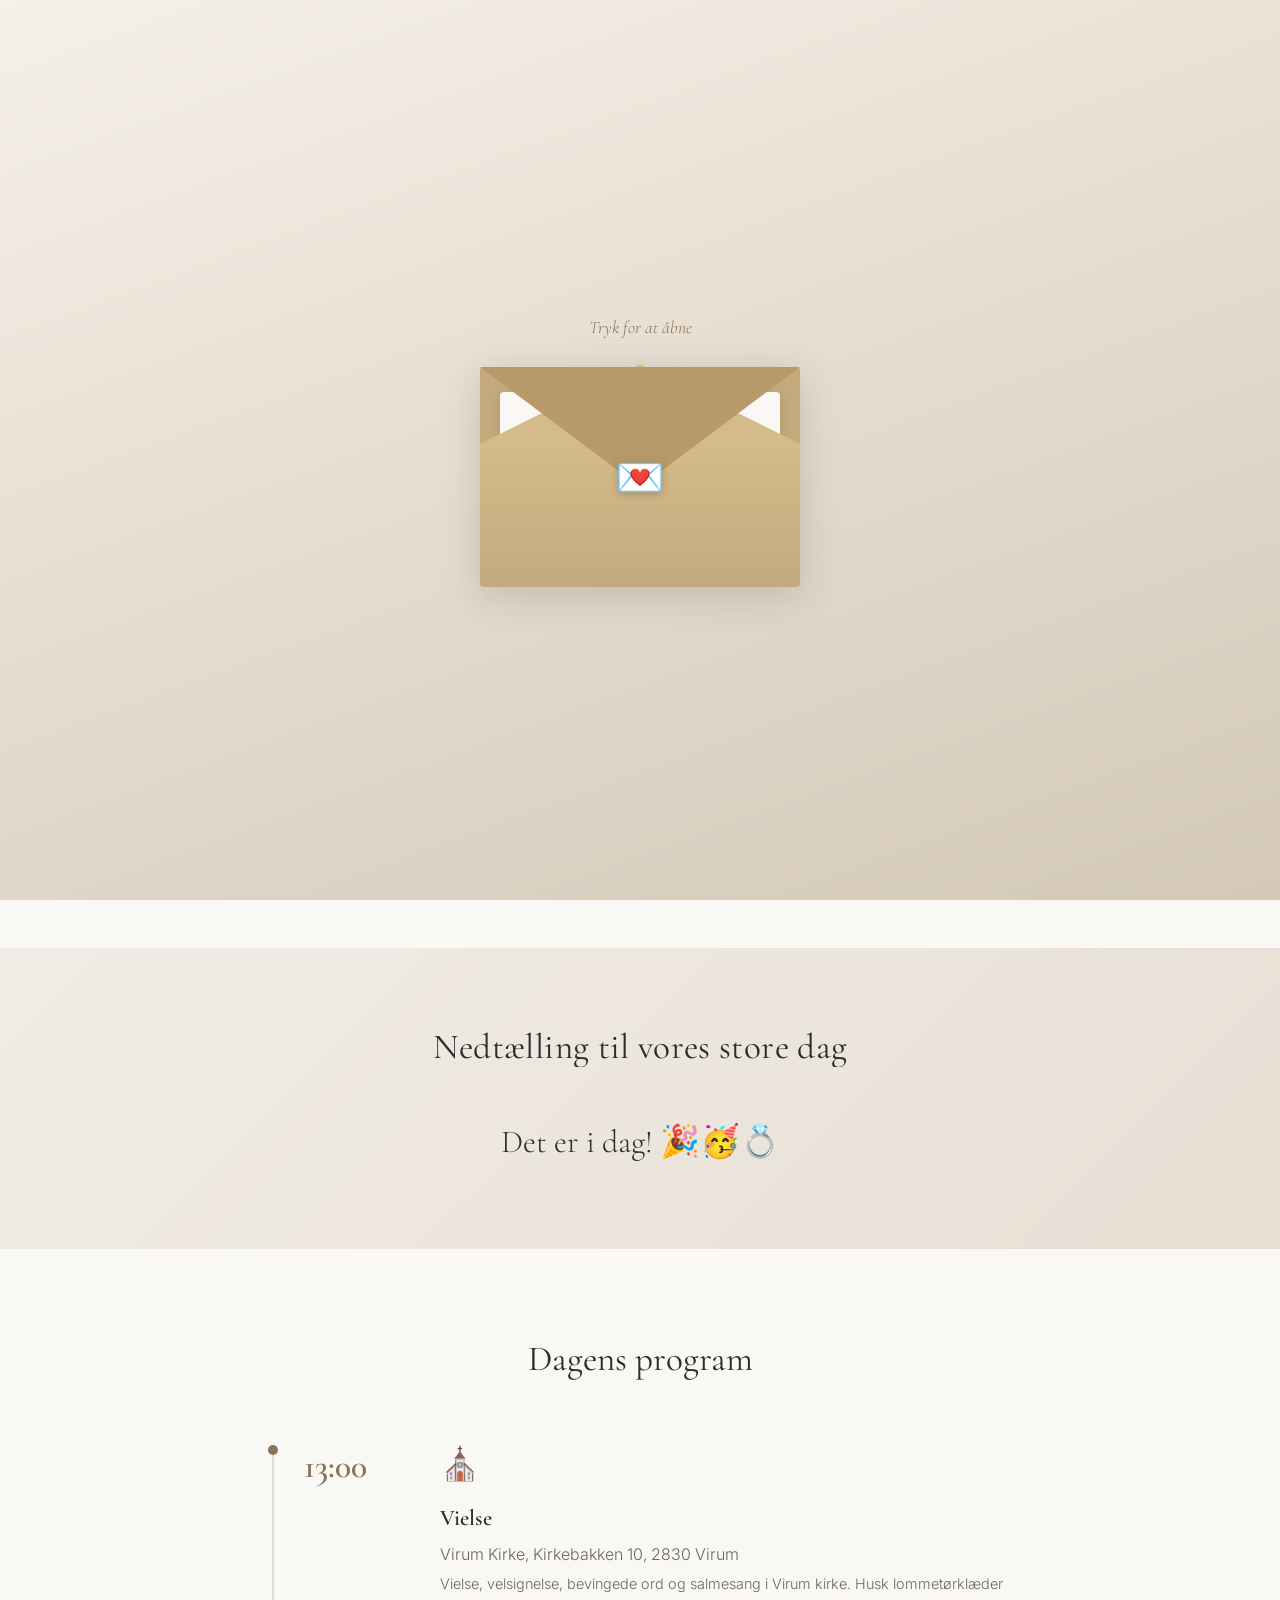
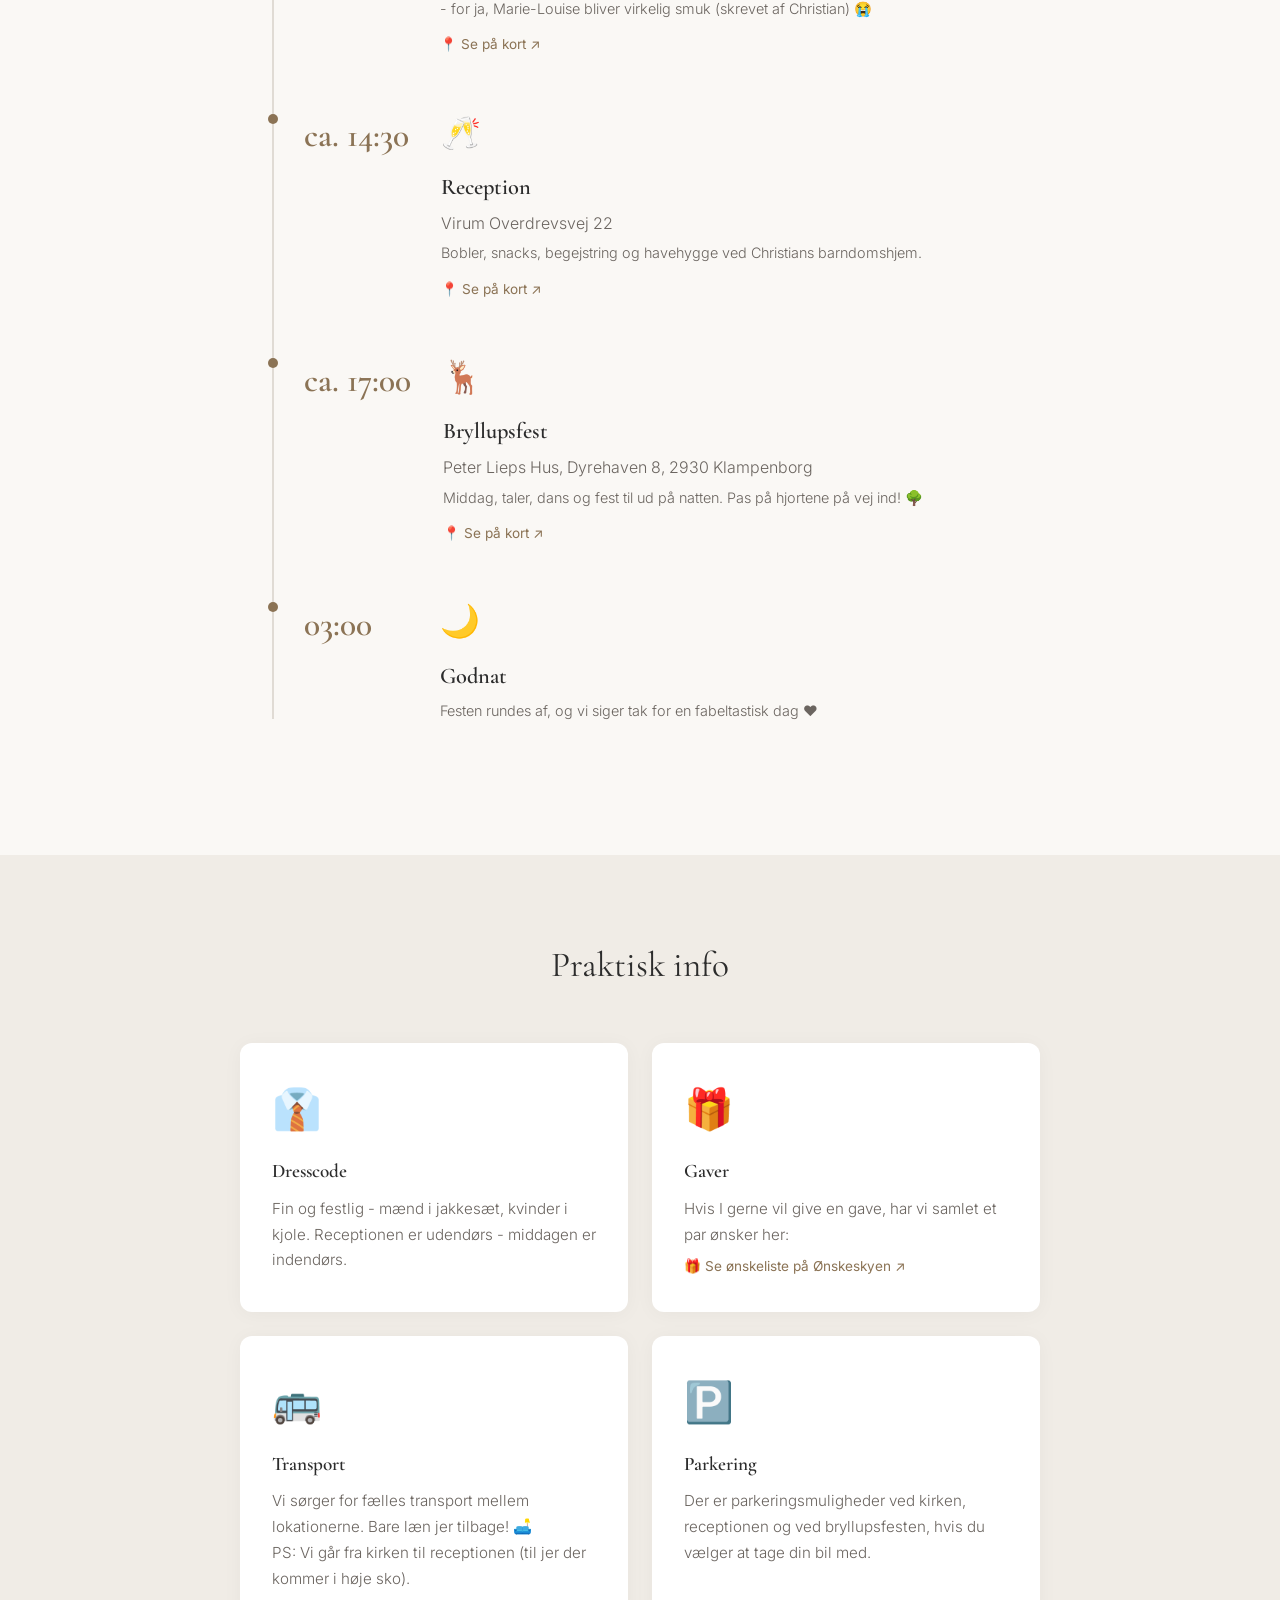
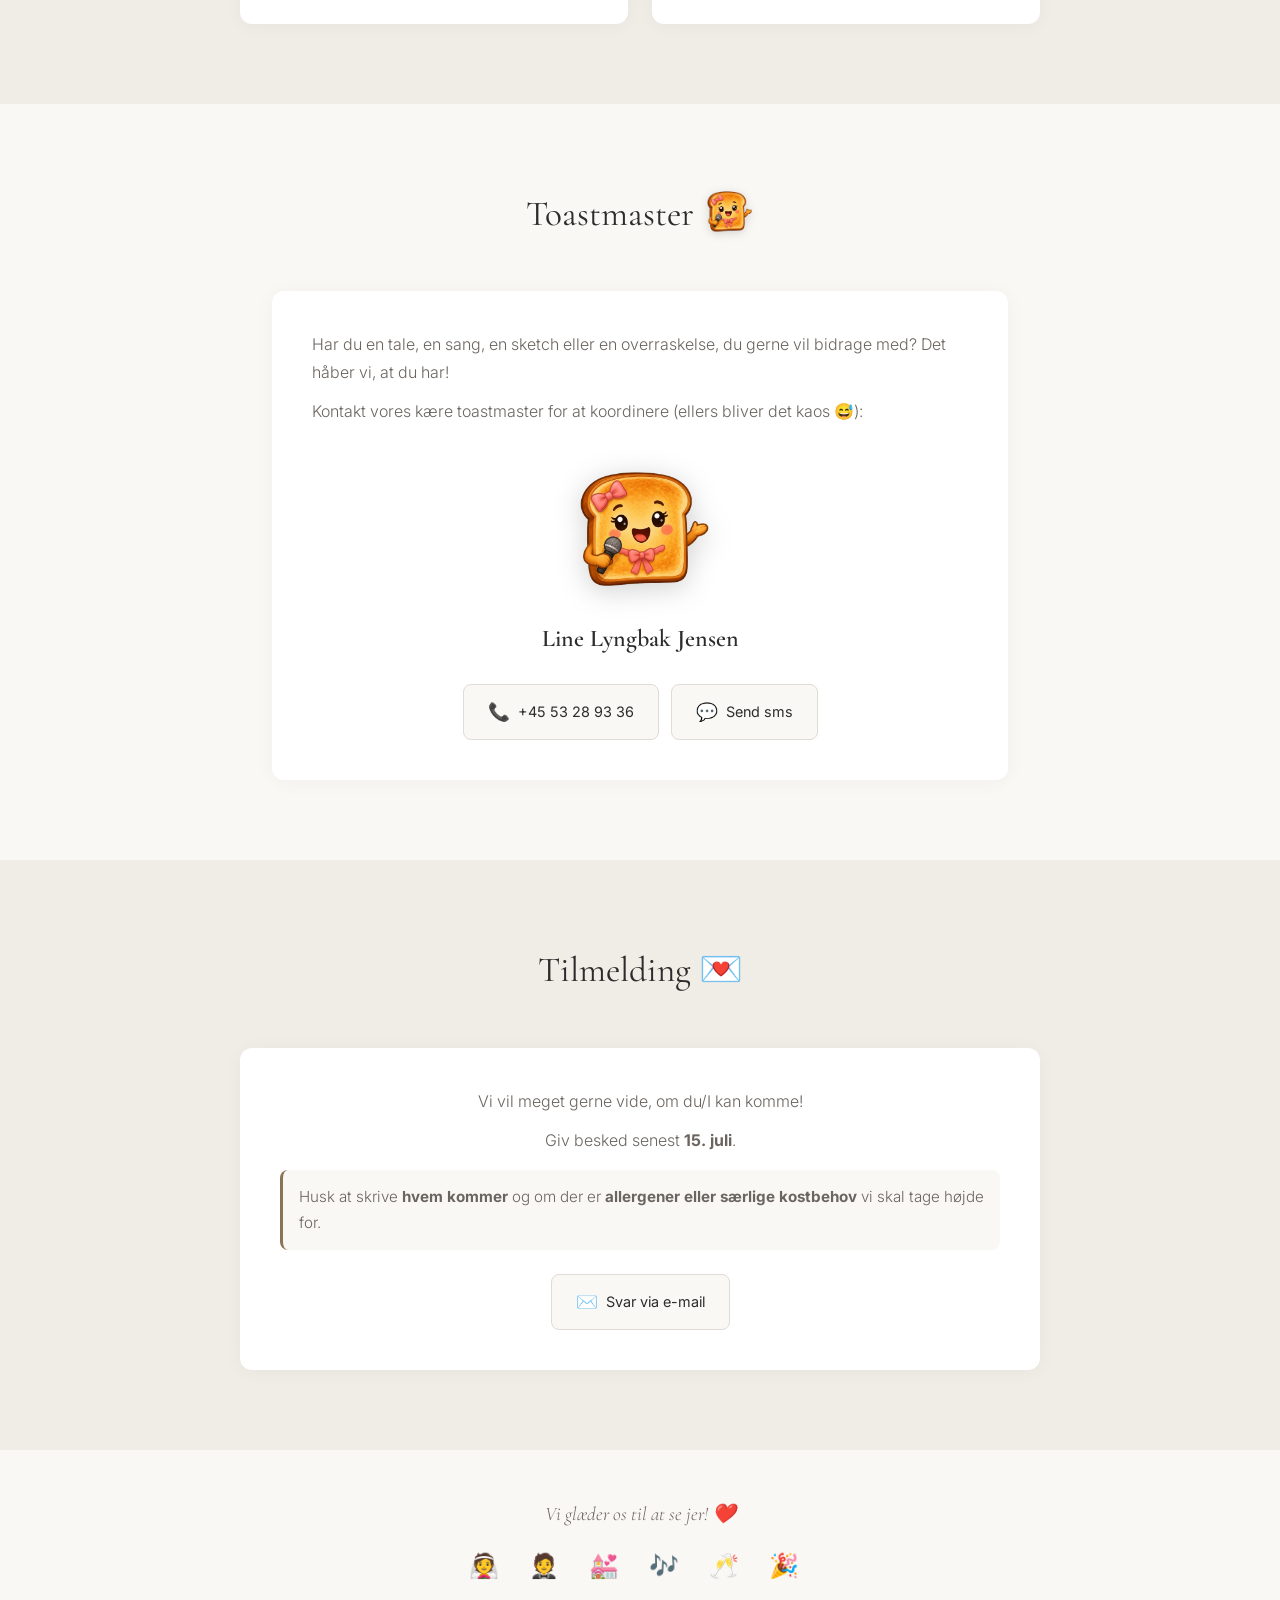
<file: index.html>
<!DOCTYPE html>
<html lang="da">
<head>
    <meta charset="UTF-8">
    <meta name="viewport" content="width=device-width, initial-scale=1.0">
    <title>Marie-Louise & Christian - Bryllup 22. august 2026</title>

    <!-- Open Graph / social sharing preview -->
    <meta property="og:type" content="website">
    <meta property="og:locale" content="da_DK">
    <meta property="og:site_name" content="Marie-Louise & Christian">
    <meta property="og:url" content="https://bbryllup.dk/">
    <meta property="og:title" content="Marie-Louise & Christian - Bryllup 22. august 2026">
    <meta property="og:description" content="Vi skal giftes! I er inviteret til at fejre vores bryllup d. 22. august 2026. ❤️">
    <meta property="og:image" content="https://bbryllup.dk/static/collage1.jpg">
    <meta property="og:image:width" content="1158">
    <meta property="og:image:height" content="1544">
    <meta property="og:image:alt" content="Marie-Louise og Christian">
    <meta property="og:image" content="https://bbryllup.dk/static/collage2.jpg">
    <meta property="og:image" content="https://bbryllup.dk/static/collage4.jpg">

    <!-- Twitter Card -->
    <meta name="twitter:card" content="summary_large_image">
    <meta name="twitter:title" content="Marie-Louise & Christian - Bryllup 22. august 2026">
    <meta name="twitter:description" content="Vi skal giftes! I er inviteret til at fejre vores bryllup d. 22. august 2026. ❤️">
    <meta name="twitter:image" content="https://bbryllup.dk/static/collage1.jpg">
    <link rel="preconnect" href="https://fonts.googleapis.com">
    <link rel="preconnect" href="https://fonts.gstatic.com" crossorigin>
    <link href="https://fonts.googleapis.com/css2?family=Cormorant+Garamond:ital,wght@0,400;0,600;1,400&family=Inter:wght@300;400;500&display=swap" rel="stylesheet">
    <link rel="stylesheet" href="style.css">
</head>
<body>

<!-- ============ ENVELOPE INTRO ============ -->
<div id="envelope-overlay">
    <div id="envelope-scene">
        <p class="envelope-hint">Tryk for at åbne</p>
        <div id="envelope" role="button" tabindex="0" aria-label="Åbn invitation">
            <!-- Back of envelope -->
            <div class="envelope-back"></div>
            <!-- Letter that slides up -->
            <div class="envelope-letter">
                <div class="letter-content">
                    <p class="letter-date">22. august 2026</p>
                    <p class="letter-names">Marie<span class="ml-dash">-</span>Louise<br><span class="letter-amp">&</span><br>Christian</p>
                    <p class="letter-line">I er inviteret til vores bryllup ❤️</p>
                </div>
            </div>
            <!-- Front flap (triangle) -->
            <div class="envelope-flap"></div>
            <!-- Front of envelope -->
            <div class="envelope-front"></div>
            <!-- Wax seal -->
            <div class="envelope-seal">💌</div>
        </div>
    </div>
</div>

<!-- Floating emojis that drift across the screen -->
<div class="floating-emojis" aria-hidden="true">
    <span class="floater" style="--delay: 0s; --x-start: 15%; --duration: 26s;">💒</span>
    <span class="floater" style="--delay: 5s; --x-start: 40%; --duration: 30s;">💍</span>
    <span class="floater" style="--delay: 10s; --x-start: 60%; --duration: 24s;">🥂</span>
    <span class="floater" style="--delay: 7s; --x-start: 80%; --duration: 28s;">🎉</span>
    <span class="floater" style="--delay: 14s; --x-start: 90%; --duration: 27s;">💐</span>
</div>

<header class="hero">
    <div class="hero-inner">
        <div class="hero-content">
            <p class="hero-date">22. august 2026</p>
            <h1 class="fade-in">Marie<span class="ml-dash">-</span>Louise & Christian</h1>
            <p class="hero-subtitle fade-in delay-1">Vi skal gifteeeeees!!! Vi har valgt, at vi vil dele livet sammen. Det vil vi gerne fejre med jer!</p>
        </div>
        <div class="hero-collage fade-in delay-2">
            <div class="hero-photo hp1" style="background-image: url('static/collage1.jpg');"></div>
            <div class="hero-photo hp2" style="background-image: url('static/collage2.jpg');"></div>
            <div class="hero-photo hp3" style="background-image: url('static/collage3.jpg');"></div>
            <div class="hero-photo hp4" style="background-image: url('static/collage4.jpg');"></div>
        </div>
    </div>
</header>

<main>
    <!-- Os / Vores historie -->
    <section id="os" class="section section-story">
        <div class="story-intro reveal">
            <h2>Os to</h2>
            <p class="story-text">
                Der var engang to energiske mennesker, som fandt ud af, at de skulle dele livet sammen.
                Nu skal vi giftes - og vi håber, at I vil komme og fejre vores bryllup sammen med os.
                Derfor er I inviteret til et brag af en fest! 🎉 Læs videre for at se program, toastmaster-info og meget mere.
            </p>
        </div>
    </section>

    <!-- Countdown -->
    <section id="countdown-section" class="section section-countdown">
        <h2 class="reveal">Nedtælling til vores store dag</h2>
        <div class="countdown reveal" id="countdown">
            <div class="countdown-unit">
                <span class="countdown-number" id="days">--</span>
                <span class="countdown-label">dage</span>
            </div>
            <div class="countdown-unit">
                <span class="countdown-number" id="hours">--</span>
                <span class="countdown-label">timer</span>
            </div>
            <div class="countdown-unit">
                <span class="countdown-number" id="minutes">--</span>
                <span class="countdown-label">minutter</span>
            </div>
            <div class="countdown-unit">
                <span class="countdown-number" id="seconds">--</span>
                <span class="countdown-label">sekunder</span>
            </div>
        </div>
    </section>

    <!-- Program -->
    <section id="program" class="section">
        <h2 class="reveal">Dagens program</h2>
        <div class="timeline">
            <div class="timeline-item reveal">
                <div class="timeline-time">13:00</div>
                <div class="timeline-content">
                    <div class="timeline-emoji">⛪</div>
                    <h3>Vielse</h3>
                    <p>Virum Kirke, Kirkebakken 10, 2830 Virum</p>
                    <p class="detail">Vielse, velsignelse, bevingede ord og salmesang i Virum kirke. Husk lommetørklæder - for ja, Marie-Louise bliver virkelig smuk (skrevet af Christian) 😭</p>
                    <a class="map-link" href="https://maps.google.com/?q=Kirkebakken+10,+2830+Virum" target="_blank" rel="noopener">
                        📍 Se på kort ↗
                    </a>
                </div>
            </div>
            <div class="timeline-item reveal">
                <div class="timeline-time">ca. 14:30</div>
                <div class="timeline-content">
                    <div class="timeline-emoji">🥂</div>
                    <h3>Reception</h3>
                    <p>Virum Overdrevsvej 22</p>
                    <p class="detail">Bobler, snacks, begejstring og havehygge ved Christians barndomshjem.</p>
                    <a class="map-link" href="https://maps.google.com/?q=Virum+Overdrevsvej+22" target="_blank" rel="noopener">
                        📍 Se på kort ↗
                    </a>
                </div>
            </div>
            <div class="timeline-item reveal">
                <div class="timeline-time">ca. 17:00</div>
                <div class="timeline-content">
                    <div class="timeline-emoji">🦌</div>
                    <h3>Bryllupsfest</h3>
                    <p>Peter Lieps Hus, Dyrehaven 8, 2930 Klampenborg</p>
                    <p class="detail">Middag, taler, dans og fest til ud på natten. Pas på hjortene på vej ind! 🌳</p>
                    <a class="map-link" href="https://maps.google.com/?q=Dyrehaven+8,+2930+Klampenborg" target="_blank" rel="noopener">
                        📍 Se på kort ↗
                    </a>
                </div>
            </div>
            <div class="timeline-item reveal">
                <div class="timeline-time">03:00</div>
                <div class="timeline-content">
                    <div class="timeline-emoji">🌙</div>
                    <h3>Godnat</h3>
                    <p class="detail">Festen rundes af, og vi siger tak for en fabeltastisk dag ❤️</p>
                </div>
            </div>
        </div>
    </section>

    <!-- Praktisk info -->
    <section id="praktisk" class="section section-alt">
        <h2 class="reveal">Praktisk info</h2>
        <div class="info-grid">
            <div class="info-card reveal">
                <div class="info-icon">👔</div>
                <h3>Dresscode</h3>
                <p>Fin og festlig - mænd i jakkesæt, kvinder i kjole. Receptionen er udendørs - middagen er indendørs.</p>
            </div>
            <div class="info-card reveal">
                <div class="info-icon">🎁</div>
                <h3>Gaver</h3>
                <p>Hvis I gerne vil give en gave, har vi samlet et par ønsker her:</p>
                <a class="map-link" href="https://onskeskyen.dk/s/erh40q" target="_blank" rel="noopener">🎁 Se ønskeliste på Ønskeskyen ↗</a>
            </div>
            <div class="info-card reveal">
                <div class="info-icon">🚌</div>
                <h3>Transport</h3>
                <p>Vi sørger for fælles transport mellem lokationerne. Bare læn jer tilbage! 🛋️</p>
                <p>PS: Vi går fra kirken til receptionen (til jer der kommer i høje sko).</p>
            </div>
            <div class="info-card reveal">
                <div class="info-icon">🅿️</div>
                <h3>Parkering</h3>
                <p>Der er parkeringsmuligheder ved kirken, receptionen og ved bryllupsfesten, hvis du vælger at tage din bil med.</p>
            </div>
        </div>
    </section>

    <!-- Toastmaster -->
    <section id="toastmaster" class="section">
        <h2 class="reveal">Toastmaster <img src="static/toastmaster.png" alt="" class="heading-mascot"></h2>
        <div class="card reveal">
            <p>Har du en tale, en sang, en sketch eller en overraskelse, du gerne vil bidrage med? Det håber vi, at du har!</p>
            <p>Kontakt vores kære toastmaster for at koordinere (ellers bliver det kaos 😅):</p>
            <div class="toastmaster-info">
                <div class="toastmaster-avatar toastmaster-mascot">
                    <img src="static/toastmaster.png" alt="Toastmaster Line" class="toastmaster-img">
                </div>
                <div class="toastmaster-name">Line Lyngbak Jensen</div>
                <div class="contact-links">
                    <a href="tel:+4553289336" class="contact-btn wobble-hover">
                        <span class="icon">📞</span> +45 53 28 93 36
                    </a>
                    <a href="sms:+4553289336" class="contact-btn wobble-hover">
                        <span class="icon">💬</span> Send sms
                    </a>
                </div>
            </div>
        </div>
    </section>

    <!-- RSVP -->
    <section id="rsvp" class="section section-alt">
        <h2 class="reveal">Tilmelding 💌</h2>
        <div class="card centered reveal">
            <p>Vi vil meget gerne vide, om du/I kan komme!</p>
            <p>Giv besked senest <strong>15. juli</strong>.</p>
            <p class="rsvp-note">Husk at skrive <strong>hvem kommer</strong> og om der er <strong>allergener eller særlige kostbehov</strong> vi skal tage højde for.</p>
            <div class="contact-links">
                <a href="mailto:cboegelund@gmail.com,marie-louise.burkal@hotmail.com?subject=RSVP%20Bryllup&body=Hej!%20Jeg%2Fvi%20kommer%20gerne%20til%20brylluppet!%20%F0%9F%8E%89%0A%0AHvem%20kommer%3A%20%0AAllergener%2Fkost%3A%20" class="contact-btn wobble-hover">
                    <span class="icon">✉️</span> Svar via e-mail
                </a>
            </div>
        </div>
    </section>
</main>

<footer>
    <p class="footer-text">Vi glæder os til at se jer! ❤️</p>
    <div class="footer-emojis">👰 🤵 💒 🎶 🥂 🎉</div>
</footer>

<!-- Confetti on click easter egg -->
<canvas id="confetti-canvas"></canvas>

<script>
// ==========================================
// Countdown timer
// ==========================================
(function() {
    // Set your wedding date here (month is 0-indexed, so 7 = August)
    const weddingDate = new Date(2026, 7, 22, 13, 0, 0); // August 22, 2026 at 13:00

    function updateCountdown() {
        const now = new Date();
        const diff = weddingDate - now;

        if (diff <= 0) {
            document.getElementById('countdown').innerHTML =
                '<p style="font-size:2rem;font-family:var(--font-display);">Det er i dag! 🎉🥳💍</p>';
            return;
        }

        const days = Math.floor(diff / (1000 * 60 * 60 * 24));
        const hours = Math.floor((diff % (1000 * 60 * 60 * 24)) / (1000 * 60 * 60));
        const minutes = Math.floor((diff % (1000 * 60 * 60)) / (1000 * 60));
        const seconds = Math.floor((diff % (1000 * 60)) / 1000);

        document.getElementById('days').textContent = days;
        document.getElementById('hours').textContent = String(hours).padStart(2, '0');
        document.getElementById('minutes').textContent = String(minutes).padStart(2, '0');
        document.getElementById('seconds').textContent = String(seconds).padStart(2, '0');
    }

    updateCountdown();
    setInterval(updateCountdown, 1000);
})();

// ==========================================
// Scroll reveal animations
// ==========================================
(function() {
    const reveals = document.querySelectorAll('.reveal');
    const observer = new IntersectionObserver((entries) => {
        entries.forEach(entry => {
            if (entry.isIntersecting) {
                entry.target.classList.add('revealed');
                observer.unobserve(entry.target);
            }
        });
    }, { threshold: 0.15 });

    reveals.forEach(el => observer.observe(el));
})();

// ==========================================
// Confetti easter egg (click anywhere 5 times fast)
// ==========================================
(function() {
    const canvas = document.getElementById('confetti-canvas');
    const ctx = canvas.getContext('2d');
    let clicks = 0;
    let clickTimer;
    let particles = [];
    let animating = false;

    function resize() {
        canvas.width = window.innerWidth;
        canvas.height = window.innerHeight;
    }
    resize();
    window.addEventListener('resize', resize);

    const colors = ['#c4a97d', '#8b7355', '#e8d5b5', '#ff6b6b', '#ffd93d', '#6bcb77', '#4d96ff'];
    const emojis = ['💍', '❤️', '🥂', '🎉', '💐', '✨', '💒', '🦌'];

    function createParticles(x, y) {
        for (let i = 0; i < 60; i++) {
            const isEmoji = Math.random() > 0.6;
            particles.push({
                x: x,
                y: y,
                vx: (Math.random() - 0.5) * 12,
                vy: (Math.random() - 1) * 12,
                size: isEmoji ? 20 : Math.random() * 8 + 3,
                color: colors[Math.floor(Math.random() * colors.length)],
                emoji: isEmoji ? emojis[Math.floor(Math.random() * emojis.length)] : null,
                life: 1,
                decay: Math.random() * 0.015 + 0.008,
                rotation: Math.random() * 360,
                rotSpeed: (Math.random() - 0.5) * 10
            });
        }
    }

    function animate() {
        if (!animating) return;
        ctx.clearRect(0, 0, canvas.width, canvas.height);

        particles = particles.filter(p => p.life > 0);

        particles.forEach(p => {
            p.x += p.vx;
            p.y += p.vy;
            p.vy += 0.25;
            p.life -= p.decay;
            p.rotation += p.rotSpeed;

            ctx.globalAlpha = p.life;
            ctx.save();
            ctx.translate(p.x, p.y);
            ctx.rotate(p.rotation * Math.PI / 180);

            if (p.emoji) {
                ctx.font = `${p.size}px serif`;
                ctx.textAlign = 'center';
                ctx.fillText(p.emoji, 0, 0);
            } else {
                ctx.fillStyle = p.color;
                ctx.fillRect(-p.size / 2, -p.size / 2, p.size, p.size);
            }

            ctx.restore();
        });

        ctx.globalAlpha = 1;

        if (particles.length > 0) {
            requestAnimationFrame(animate);
        } else {
            animating = false;
            ctx.clearRect(0, 0, canvas.width, canvas.height);
        }
    }

    document.addEventListener('click', (e) => {
        clicks++;
        clearTimeout(clickTimer);
        clickTimer = setTimeout(() => { clicks = 0; }, 800);

        if (clicks >= 5) {
            clicks = 0;
            createParticles(e.clientX, e.clientY);
            if (!animating) {
                animating = true;
                animate();
            }
        }
    });

    // Also trigger confetti from the fun banner
    const funBanner = document.querySelector('.fun-banner');
    if (funBanner) {
        funBanner.addEventListener('click', (e) => {
            const rect = funBanner.getBoundingClientRect();
            createParticles(rect.left + rect.width / 2, rect.top + rect.height / 2);
            if (!animating) {
                animating = true;
                animate();
            }
        });
    }
})();

// ==========================================
// Smooth hero entrance
// ==========================================
document.addEventListener('DOMContentLoaded', () => {
    document.querySelectorAll('.fade-in').forEach(el => {
        el.style.opacity = '1';
        el.style.transform = 'translateY(0)';
    });
});

// ==========================================
// Envelope intro
// ==========================================
(function() {
    const envelope = document.getElementById('envelope');
    const overlay = document.getElementById('envelope-overlay');
    if (!envelope || !overlay) return;

    let opened = false;

    function openEnvelope() {
        if (opened) return;
        opened = true;

        // Open flap + slide letter up
        envelope.classList.add('open');

        // Letter slides up in ~1s, then briefly pause before fading out
        setTimeout(() => {
            overlay.classList.add('opened');
        }, 2000);

        // Remove overlay from DOM after fade transition
        setTimeout(() => {
            overlay.remove();
        }, 2800);
    }

    envelope.addEventListener('click', openEnvelope);
    envelope.addEventListener('keydown', (e) => {
        if (e.key === 'Enter' || e.key === ' ') {
            e.preventDefault();
            openEnvelope();
        }
    });
})();
</script>

</body>
</html>
</file>
<file: style.css>
/* === Envelope Intro === */
#envelope-overlay {
    position: fixed;
    inset: 0;
    z-index: 10000;
    background: linear-gradient(160deg, #f5f0e8 0%, #e8e0d4 40%, #d4c9b8 100%);
    display: flex;
    align-items: center;
    justify-content: center;
    transition: opacity 0.6s ease, visibility 0.6s ease;
}

#envelope-overlay.opened {
    opacity: 0;
    visibility: hidden;
    pointer-events: none;
}

#envelope-scene {
    display: flex;
    flex-direction: column;
    align-items: center;
    gap: 1.5rem;
}

.envelope-hint {
    font-family: 'Cormorant Garamond', Georgia, serif;
    font-style: italic;
    font-size: 1.1rem;
    color: #8b7355;
    animation: hintPulse 2s ease-in-out infinite;
}

@keyframes hintPulse {
    0%, 100% { opacity: 0.6; }
    50% { opacity: 1; }
}

#envelope {
    position: relative;
    width: 320px;
    height: 220px;
    cursor: pointer;
    perspective: 800px;
    transition: transform 0.3s ease;
}

#envelope:hover {
    transform: scale(1.03);
}

/* Envelope back */
.envelope-back {
    position: absolute;
    inset: 0;
    background: #c4a97d;
    border-radius: 4px;
    box-shadow: 0 8px 40px rgba(0, 0, 0, 0.15);
}

/* Envelope front (bottom half) */
.envelope-front {
    position: absolute;
    bottom: 0;
    left: 0;
    right: 0;
    height: 65%;
    background: linear-gradient(180deg, #d4bb8a 0%, #c4a97d 100%);
    border-radius: 0 0 4px 4px;
    z-index: 3;
}

/* Front triangular fold */
.envelope-front::before {
    content: '';
    position: absolute;
    top: 0;
    left: 0;
    right: 0;
    height: 0;
    border-left: 160px solid transparent;
    border-right: 160px solid transparent;
    border-bottom: 80px solid #d4bb8a;
    transform: translateY(-80px);
}

/* Flap (top triangle) */
.envelope-flap {
    position: absolute;
    top: 0;
    left: 0;
    right: 0;
    height: 0;
    border-left: 160px solid transparent;
    border-right: 160px solid transparent;
    border-top: 120px solid #b89a6a;
    z-index: 4;
    transform-origin: top center;
    transition: transform 0.6s ease;
}

/* Letter inside */
.envelope-letter {
    position: absolute;
    left: 20px;
    right: 20px;
    bottom: 15px;
    height: 180px;
    background: #faf8f5;
    border-radius: 4px;
    z-index: 2;
    transition: transform 0.8s cubic-bezier(0.34, 1.56, 0.64, 1);
    transition-delay: 0.3s;
    box-shadow: 0 2px 10px rgba(0, 0, 0, 0.1);
    overflow: hidden;
}

.letter-content {
    padding: 1.25rem 1rem;
    text-align: center;
    font-family: 'Cormorant Garamond', Georgia, serif;
}

.letter-date {
    font-size: 0.75rem;
    letter-spacing: 0.2em;
    text-transform: uppercase;
    color: #8b7355;
    margin-bottom: 0.5rem;
    font-family: 'Inter', sans-serif;
    font-weight: 400;
}

.letter-names {
    font-size: 1.5rem;
    font-weight: 600;
    color: #2c2c2c;
    line-height: 1.2;
    margin-bottom: 0.5rem;
}

.letter-amp {
    font-style: italic;
    font-weight: 400;
    color: #8b7355;
    font-size: 1.2rem;
}

.letter-line {
    font-size: 0.85rem;
    font-style: italic;
    color: #6b6560;
}

.letter-heart {
    font-size: 1.2rem;
    margin-top: 0.25rem;
    animation: pulse 2s ease-in-out infinite;
}

/* Wax seal */
.envelope-seal {
    position: absolute;
    top: 50%;
    left: 50%;
    transform: translate(-50%, -50%);
    font-size: 2.5rem;
    z-index: 5;
    filter: drop-shadow(0 2px 4px rgba(0, 0, 0, 0.2));
    transition: opacity 0.3s ease, transform 0.3s ease;
}

/* === Envelope OPEN state === */
#envelope.open .envelope-flap {
    transform: rotateX(180deg);
    z-index: 1;
}

#envelope.open .envelope-letter {
    transform: translateY(-200px);
    z-index: 10;
}

#envelope.open .envelope-seal {
    opacity: 0;
    transform: translate(-50%, -50%) scale(0.5);
}

/* Envelope responsive */
@media (max-width: 400px) {
    #envelope {
        width: 260px;
        height: 180px;
    }

    .envelope-front::before {
        border-left-width: 130px;
        border-right-width: 130px;
        border-bottom-width: 65px;
        transform: translateY(-65px);
    }

    .envelope-flap {
        border-left-width: 130px;
        border-right-width: 130px;
        border-top-width: 100px;
    }

    .envelope-letter {
        left: 15px;
        right: 15px;
        height: 150px;
    }

    .letter-names {
        font-size: 1.2rem;
    }

    .letter-date {
        font-size: 0.65rem;
    }
}

/* === Reset & Base === */
*, *::before, *::after {
    margin: 0;
    padding: 0;
    box-sizing: border-box;
}

:root {
    --color-bg: #faf8f5;
    --color-bg-alt: #f0ece6;
    --color-text: #2c2c2c;
    --color-text-muted: #6b6560;
    --color-accent: #8b7355;
    --color-accent-light: #c4a97d;
    --color-white: #ffffff;
    --color-border: #e0dbd4;
    --font-display: 'Cormorant Garamond', Georgia, serif;
    --font-body: 'Inter', -apple-system, BlinkMacSystemFont, sans-serif;
}

html {
    scroll-behavior: smooth;
}

body {
    font-family: var(--font-body);
    font-weight: 300;
    color: var(--color-text);
    background: var(--color-bg);
    line-height: 1.7;
    -webkit-font-smoothing: antialiased;
    overflow-x: hidden;
}

/* === Floating Emojis === */
.floating-emojis {
    position: fixed;
    top: 0;
    left: 0;
    width: 100%;
    height: 100%;
    pointer-events: none;
    z-index: 0;
    overflow: hidden;
}

.floater {
    position: absolute;
    font-size: 1.5rem;
    opacity: 0;
    left: var(--x-start);
    animation: floatUp var(--duration) var(--delay) infinite ease-in;
}

@keyframes floatUp {
    0% {
        opacity: 0;
        transform: translateY(110vh) rotate(0deg);
    }
    10% {
        opacity: 0.4;
    }
    90% {
        opacity: 0.4;
    }
    100% {
        opacity: 0;
        transform: translateY(-10vh) rotate(360deg);
    }
}

/* === Hero === */
.hero {
    min-height: 55vh;
    display: flex;
    align-items: center;
    justify-content: center;
    text-align: center;
    background: linear-gradient(
        160deg,
        #f5f0e8 0%,
        #e8e0d4 40%,
        #d4c9b8 100%
    );
    padding: 2rem;
    position: relative;
    overflow: hidden;
    z-index: 1;
}

.hero::before {
    content: '';
    position: absolute;
    top: -50%;
    left: -50%;
    width: 200%;
    height: 200%;
    background: radial-gradient(
        ellipse at 30% 50%,
        rgba(196, 169, 125, 0.15) 0%,
        transparent 60%
    );
    pointer-events: none;
}

.hero-inner {
    position: relative;
    z-index: 1;
    display: grid;
    grid-template-columns: 1fr 1fr;
    gap: 3rem;
    align-items: center;
    width: 100%;
    max-width: 1100px;
    text-align: left;
}

.hero-content {
    position: relative;
    z-index: 1;
}

/* === Hero collage === */
.hero-collage {
    display: grid;
    grid-template-columns: repeat(2, 1fr);
    grid-template-rows: repeat(2, 1fr);
    gap: 12px;
    width: 100%;
    aspect-ratio: 1 / 1;
    max-width: 460px;
    justify-self: end;
}

.hero-photo {
    background-color: rgba(255, 255, 255, 0.55);
    background-size: cover;
    background-position: center;
    border-radius: 10px;
    box-shadow: 0 6px 22px rgba(0, 0, 0, 0.12);
    display: flex;
    align-items: center;
    justify-content: center;
    transition: transform 0.4s ease;
    overflow: hidden;
}

.hero-photo .photo-placeholder {
    font-size: 2rem;
    opacity: 0.6;
}

.hero-photo:hover { transform: translateY(-3px) scale(1.02); }

.hero-collage .hp1 { transform: rotate(-2deg); }
.hero-collage .hp2 { transform: rotate(1.8deg); margin-top: 1.2rem; }
.hero-collage .hp3 { transform: rotate(2deg); margin-bottom: 1.2rem; }
.hero-collage .hp4 { transform: rotate(-1.5deg); }

.hero-photo[style*="background-image"] .photo-placeholder { display: none; }

.hero-date {
    font-family: var(--font-body);
    font-weight: 400;
    letter-spacing: 0.3em;
    text-transform: uppercase;
    font-size: 0.85rem;
    color: var(--color-accent);
    margin-bottom: 1.5rem;
}

.hero h1 {
    font-family: var(--font-display);
    font-weight: 400;
    font-size: clamp(2.5rem, 8vw, 5rem);
    line-height: 1.1;
    color: var(--color-text);
    margin-bottom: 1rem;
}

.ml-dash {
    font-family: Georgia, 'Times New Roman', serif;
    font-weight: 400;
    font-size: 0.8em;
    vertical-align: 0.08em;
    padding: 0 0.03em;
}

.hero-subtitle {
    color: var(--color-text-muted);
    font-style: italic;
    font-family: var(--font-display);
    font-size: 1.3rem;
    margin-bottom: 1.5rem;
}

.hero-rings {
    font-size: 2rem;
    margin-bottom: 2rem;
    animation: pulse 2s ease-in-out infinite;
}

@keyframes pulse {
    0%, 100% { transform: scale(1); }
    50% { transform: scale(1.1); }
}

/* Fade-in hero elements */
.fade-in {
    opacity: 0;
    transform: translateY(20px);
    transition: opacity 0.8s ease, transform 0.8s ease;
}

.fade-in.delay-1 { transition-delay: 0.3s; }
.fade-in.delay-2 { transition-delay: 0.6s; }
.fade-in.delay-3 { transition-delay: 0.9s; }

/* Scroll hint */
.scroll-hint {
    display: inline-flex;
    flex-direction: column;
    align-items: center;
    gap: 0.25rem;
    color: var(--color-accent);
    text-decoration: none;
    font-size: 0.85rem;
    font-weight: 400;
    letter-spacing: 0.05em;
}

.scroll-arrow {
    font-size: 1.5rem;
    animation: bounce 2s infinite;
}

@keyframes bounce {
    0%, 20%, 50%, 80%, 100% { transform: translateY(0); }
    40% { transform: translateY(8px); }
    60% { transform: translateY(4px); }
}

/* === Countdown === */
.section-countdown {
    text-align: center;
    background: linear-gradient(135deg, var(--color-bg-alt), #e8dfd4);
    max-width: 100%;
    padding: 4rem 0;
}

.section-countdown h2 {
    max-width: none;
    width: 100%;
    margin-left: 0;
    margin-right: 0;
    padding: 0 1rem;
    font-size: clamp(2.2rem, 7vw, 5rem);
    line-height: 1.1;
    margin-bottom: 2.5rem;
    letter-spacing: 0.01em;
    white-space: nowrap;
    overflow: hidden;
    text-overflow: clip;
}

.section-countdown .countdown {
    max-width: 900px;
    margin-left: auto;
    margin-right: auto;
    padding: 0 2rem;
}

@media (max-width: 700px) {
    .section-countdown h2 {
        white-space: normal;
        font-size: clamp(1.6rem, 8vw, 2.4rem);
    }
}

.countdown {
    display: flex;
    justify-content: center;
    gap: 2rem;
    flex-wrap: wrap;
}

.countdown-unit {
    display: flex;
    flex-direction: column;
    align-items: center;
}

.countdown-number {
    font-family: var(--font-display);
    font-weight: 600;
    font-size: 3.5rem;
    color: var(--color-accent);
    line-height: 1;
    min-width: 3ch;
}

.countdown-label {
    font-size: 0.8rem;
    text-transform: uppercase;
    letter-spacing: 0.15em;
    color: var(--color-text-muted);
    margin-top: 0.5rem;
}

/* === Sections === */
.section {
    padding: 5rem 2rem;
    max-width: 800px;
    margin: 0 auto;
    position: relative;
    z-index: 1;
}

.section-alt {
    max-width: 100%;
    background: var(--color-bg-alt);
}

.section-countdown {
    max-width: 100%;
}

.section-alt > * {
    max-width: 800px;
    margin-left: auto;
    margin-right: auto;
}

.section h2 {
    font-family: var(--font-display);
    font-weight: 400;
    font-size: 2.2rem;
    text-align: center;
    margin-bottom: 3rem;
    color: var(--color-text);
}

/* === Scroll reveal === */
.reveal {
    opacity: 0;
    transform: translateY(30px);
    transition: opacity 0.7s ease, transform 0.7s ease;
}

.reveal.revealed {
    opacity: 1;
    transform: translateY(0);
}

/* === Timeline === */
.timeline {
    position: relative;
    padding-left: 2rem;
}

.timeline::before {
    content: '';
    position: absolute;
    left: 0;
    top: 0.5rem;
    bottom: 0.5rem;
    width: 2px;
    background: var(--color-border);
}

.timeline-item {
    display: flex;
    gap: 2rem;
    margin-bottom: 3rem;
    position: relative;
}

.timeline-item::before {
    content: '';
    position: absolute;
    left: -2rem;
    top: 0.5rem;
    width: 10px;
    height: 10px;
    border-radius: 50%;
    background: var(--color-accent);
    transform: translateX(-4px);
}

.timeline-time {
    font-family: var(--font-display);
    font-weight: 600;
    font-size: 2.1rem;
    color: var(--color-accent);
    min-width: 6.5rem;
    padding-top: 0.1rem;
}

.timeline-emoji {
    font-size: 2rem;
    margin-bottom: 0.5rem;
}

.timeline-content h3 {
    font-family: var(--font-display);
    font-weight: 600;
    font-size: 1.4rem;
    margin-bottom: 0.25rem;
}

.timeline-content p {
    color: var(--color-text-muted);
    margin-bottom: 0.25rem;
}

.timeline-content .detail {
    font-size: 0.9rem;
}

.map-link {
    display: inline-block;
    margin-top: 0.5rem;
    font-size: 0.85rem;
    font-weight: 400;
    color: var(--color-accent);
    text-decoration: none;
    border-bottom: 1px solid transparent;
    transition: border-color 0.2s, transform 0.2s;
}

.map-link:hover {
    border-bottom-color: var(--color-accent);
    transform: translateX(3px);
}

/* === Fun banner === */
.section-fun {
    max-width: 100%;
    background: var(--color-accent);
    padding: 2rem;
    overflow: hidden;
}

.fun-banner {
    text-align: center;
    cursor: pointer;
    user-select: none;
}

.fun-text {
    font-family: var(--font-display);
    font-size: 1.8rem;
    color: var(--color-white);
    display: inline-block;
    animation: wiggle 3s ease-in-out infinite;
}

@keyframes wiggle {
    0%, 100% { transform: rotate(-2deg); }
    50% { transform: rotate(2deg); }
}

/* === Cards === */
.card {
    background: var(--color-white);
    border-radius: 12px;
    padding: 2.5rem;
    box-shadow: 0 2px 20px rgba(0, 0, 0, 0.04);
}

.card.centered {
    text-align: center;
}

.card p {
    color: var(--color-text-muted);
    margin-bottom: 0.75rem;
}

/* === Toastmaster === */
.toastmaster-info {
    margin-top: 2rem;
    text-align: center;
}

.toastmaster-avatar {
    font-size: 3rem;
    margin-bottom: 0.5rem;
    animation: tilt 4s ease-in-out infinite;
}

@keyframes tilt {
    0%, 100% { transform: rotate(-5deg); }
    50% { transform: rotate(5deg); }
}

.toastmaster-name {
    font-family: var(--font-display);
    font-weight: 600;
    font-size: 1.5rem;
    margin-bottom: 1.25rem;
    color: var(--color-text);
}

.contact-links {
    display: flex;
    flex-wrap: wrap;
    gap: 0.75rem;
    justify-content: center;
    margin-top: 1.5rem;
}

.contact-btn {
    display: inline-flex;
    align-items: center;
    gap: 0.5rem;
    padding: 0.75rem 1.5rem;
    background: var(--color-bg);
    color: var(--color-text);
    text-decoration: none;
    border-radius: 8px;
    font-size: 0.9rem;
    font-weight: 400;
    transition: background 0.2s, transform 0.2s, box-shadow 0.2s;
    border: 1px solid var(--color-border);
}

.contact-btn:hover {
    background: var(--color-bg-alt);
    transform: translateY(-2px);
    box-shadow: 0 4px 12px rgba(0, 0, 0, 0.08);
}

.wobble-hover:hover {
    animation: wobble 0.5s ease;
}

@keyframes wobble {
    0% { transform: translateY(-2px) rotate(0deg); }
    25% { transform: translateY(-2px) rotate(-3deg); }
    50% { transform: translateY(-2px) rotate(3deg); }
    75% { transform: translateY(-2px) rotate(-1deg); }
    100% { transform: translateY(-2px) rotate(0deg); }
}

.contact-btn .icon {
    font-size: 1.1rem;
}

/* === Info Grid === */
.info-grid {
    display: grid;
    grid-template-columns: repeat(auto-fit, minmax(280px, 1fr));
    gap: 1.5rem;
}

.info-card {
    background: var(--color-white);
    border-radius: 12px;
    padding: 2rem;
    box-shadow: 0 2px 20px rgba(0, 0, 0, 0.04);
    transition: transform 0.3s ease, box-shadow 0.3s ease;
}

.info-card:hover {
    transform: translateY(-4px);
    box-shadow: 0 8px 30px rgba(0, 0, 0, 0.08);
}

.info-icon {
    font-size: 2.5rem;
    margin-bottom: 0.75rem;
}

.info-card h3 {
    font-family: var(--font-display);
    font-weight: 600;
    font-size: 1.2rem;
    margin-bottom: 0.5rem;
    color: var(--color-text);
}

.info-card p {
    color: var(--color-text-muted);
    font-size: 0.95rem;
}

/* === Story / Os section === */
.section-story {
    max-width: 1100px;
    padding-top: 5rem;
    padding-bottom: 5rem;
}

.story-intro {
    text-align: center;
    max-width: 640px;
    margin: 0 auto 3rem;
}

.story-intro h2 {
    font-family: var(--font-display);
    font-weight: 400;
    font-size: 2.4rem;
    margin-bottom: 1.25rem;
    color: var(--color-text);
}

.story-text {
    font-family: var(--font-display);
    font-style: italic;
    font-size: 1.2rem;
    line-height: 1.7;
    color: var(--color-text-muted);
}

/* === Collage === */
.collage {
    display: grid;
    grid-template-columns: repeat(4, 1fr);
    grid-auto-rows: 140px;
    gap: 14px;
    max-width: 1000px;
    margin: 0 auto;
}

.collage-photo {
    position: relative;
    background-color: var(--color-bg-alt);
    background-size: cover;
    background-position: center;
    border-radius: 8px;
    overflow: hidden;
    box-shadow: 0 4px 18px rgba(0, 0, 0, 0.08);
    display: flex;
    align-items: center;
    justify-content: center;
    transition: transform 0.4s ease, box-shadow 0.4s ease;
}

.collage-photo::after {
    content: '';
    position: absolute;
    inset: 0;
    background: linear-gradient(160deg, rgba(196, 169, 125, 0.18), rgba(139, 115, 85, 0.05));
    pointer-events: none;
}

.collage-photo:hover {
    transform: translateY(-4px) rotate(0deg) scale(1.02);
    box-shadow: 0 12px 30px rgba(0, 0, 0, 0.15);
    z-index: 2;
}

.photo-placeholder {
    font-size: 2.4rem;
    opacity: 0.55;
    z-index: 1;
}

/* Asymmetric magazine layout */
.collage .c1  { grid-column: 1 / span 1; grid-row: 1 / span 2; transform: rotate(-1.5deg); }
.collage .c2  { grid-column: 2 / span 2; grid-row: 1 / span 1; transform: rotate(1deg); }
.collage .c3  { grid-column: 4 / span 1; grid-row: 1 / span 1; transform: rotate(-2deg); }
.collage .c4  { grid-column: 2 / span 1; grid-row: 2 / span 1; transform: rotate(2deg); }
.collage .c5  { grid-column: 3 / span 1; grid-row: 2 / span 1; transform: rotate(-1deg); }
.collage .c6  { grid-column: 4 / span 1; grid-row: 2 / span 2; transform: rotate(1.5deg); }
.collage .c7  { grid-column: 1 / span 2; grid-row: 3 / span 1; transform: rotate(-1deg); }
.collage .c8  { grid-column: 3 / span 1; grid-row: 3 / span 1; transform: rotate(1.8deg); }
.collage .c9  { grid-column: 1 / span 1; grid-row: 4 / span 1; transform: rotate(2deg); }
.collage .c10 { grid-column: 2 / span 3; grid-row: 4 / span 1; transform: rotate(-1.2deg); }

/* If real photos exist (data-photo set as background-image inline), the placeholder fades out */
.collage-photo[style*="background-image"] .photo-placeholder { display: none; }

/* === Toastmaster photo === */
.toastmaster-photo {
    width: 120px;
    height: 120px;
    border-radius: 50%;
    background-color: var(--color-bg-alt);
    background-size: cover;
    background-position: center;
    display: flex;
    align-items: center;
    justify-content: center;
    margin: 0 auto 0.75rem;
    box-shadow: 0 4px 18px rgba(0, 0, 0, 0.1);
    border: 3px solid var(--color-white);
    font-size: 3rem;
    animation: tilt 4s ease-in-out infinite;
}

.toastmaster-photo .photo-placeholder {
    font-size: 2.6rem;
}

/* Toastmaster mascot image */
.toastmaster-mascot {
    width: 150px;
    height: 150px;
    margin: 0 auto 0.75rem;
    display: flex;
    align-items: center;
    justify-content: center;
    animation: tilt 4s ease-in-out infinite;
}

.toastmaster-img {
    width: 100%;
    height: 100%;
    object-fit: contain;
    filter: drop-shadow(0 5px 14px rgba(0, 0, 0, 0.18));
}

.heading-mascot {
    height: 1.5em;
    width: auto;
    vertical-align: -0.4em;
    filter: drop-shadow(0 2px 5px rgba(0, 0, 0, 0.15));
}

/* === RSVP note === */
.rsvp-note {
    font-size: 0.95rem;
    color: var(--color-text-muted);
    margin-top: 1rem;
    padding: 0.9rem 1rem;
    background: var(--color-bg);
    border-radius: 8px;
    border-left: 3px solid var(--color-accent);
    text-align: left;
}

/* === Footer === */
footer {
    text-align: center;
    padding: 3rem 2rem;
    color: var(--color-text-muted);
    font-family: var(--font-display);
    font-style: italic;
    font-size: 1.2rem;
    position: relative;
    z-index: 1;
}

.footer-emojis {
    margin-top: 1rem;
    font-size: 1.5rem;
    letter-spacing: 0.5em;
    font-style: normal;
}

/* === Confetti canvas === */
#confetti-canvas {
    position: fixed;
    top: 0;
    left: 0;
    width: 100%;
    height: 100%;
    pointer-events: none;
    z-index: 9999;
}

/* === Responsive === */
@media (max-width: 600px) {
    .hero {
        min-height: 45vh;
    }

    .hero-inner {
        grid-template-columns: 1fr;
        text-align: center;
        gap: 2rem;
    }

    .hero-collage {
        max-width: 320px;
        margin: 0 auto;
        justify-self: center;
    }

    .section {
        padding: 3rem 1.25rem;
    }

    .timeline-item {
        flex-direction: column;
        gap: 0.25rem;
    }

    .timeline-time {
        font-size: 1.7rem;
    }

    .contact-links {
        flex-direction: column;
        align-items: stretch;
    }

    .contact-btn {
        justify-content: center;
    }

    .info-grid {
        grid-template-columns: 1fr;
    }

    .card {
        padding: 1.5rem;
    }

    .countdown-number {
        font-size: 2.5rem;
    }

    .countdown {
        gap: 1rem;
    }

    .floater {
        font-size: 1.2rem;
    }

    .fun-text {
        font-size: 1.3rem;
    }

    .story-intro h2 {
        font-size: 1.9rem;
    }

    .story-text {
        font-size: 1.05rem;
    }

    .collage {
        grid-template-columns: repeat(2, 1fr);
        grid-auto-rows: 120px;
        gap: 10px;
    }

    .collage .c1  { grid-column: 1 / span 1; grid-row: 1 / span 2; }
    .collage .c2  { grid-column: 2 / span 1; grid-row: 1 / span 1; }
    .collage .c3  { grid-column: 2 / span 1; grid-row: 2 / span 1; }
    .collage .c4  { grid-column: 1 / span 1; grid-row: 3 / span 1; }
    .collage .c5  { grid-column: 2 / span 1; grid-row: 3 / span 2; }
    .collage .c6  { grid-column: 1 / span 1; grid-row: 4 / span 1; }
    .collage .c7  { grid-column: 1 / span 2; grid-row: 5 / span 1; }
    .collage .c8  { grid-column: 1 / span 1; grid-row: 6 / span 1; }
    .collage .c9  { grid-column: 2 / span 1; grid-row: 6 / span 1; }
    .collage .c10 { grid-column: 1 / span 2; grid-row: 7 / span 1; }
}
</file>
